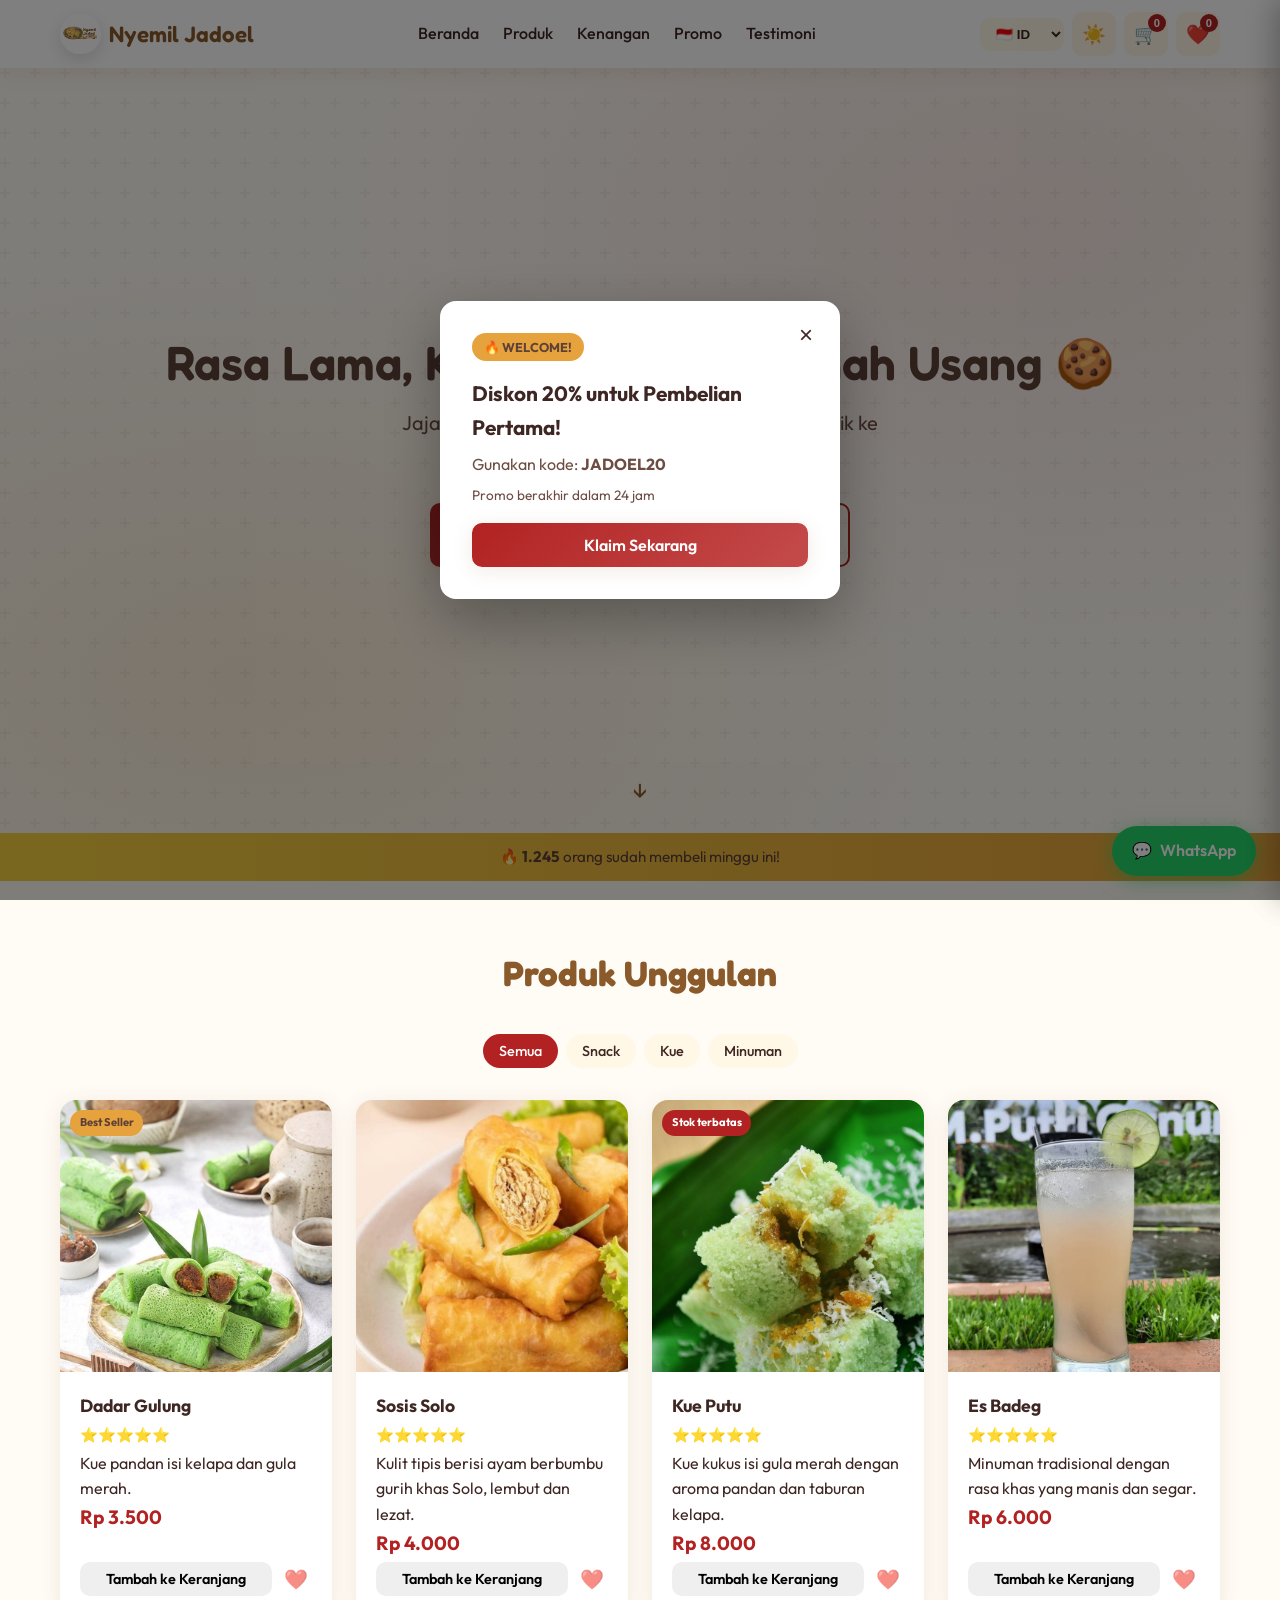
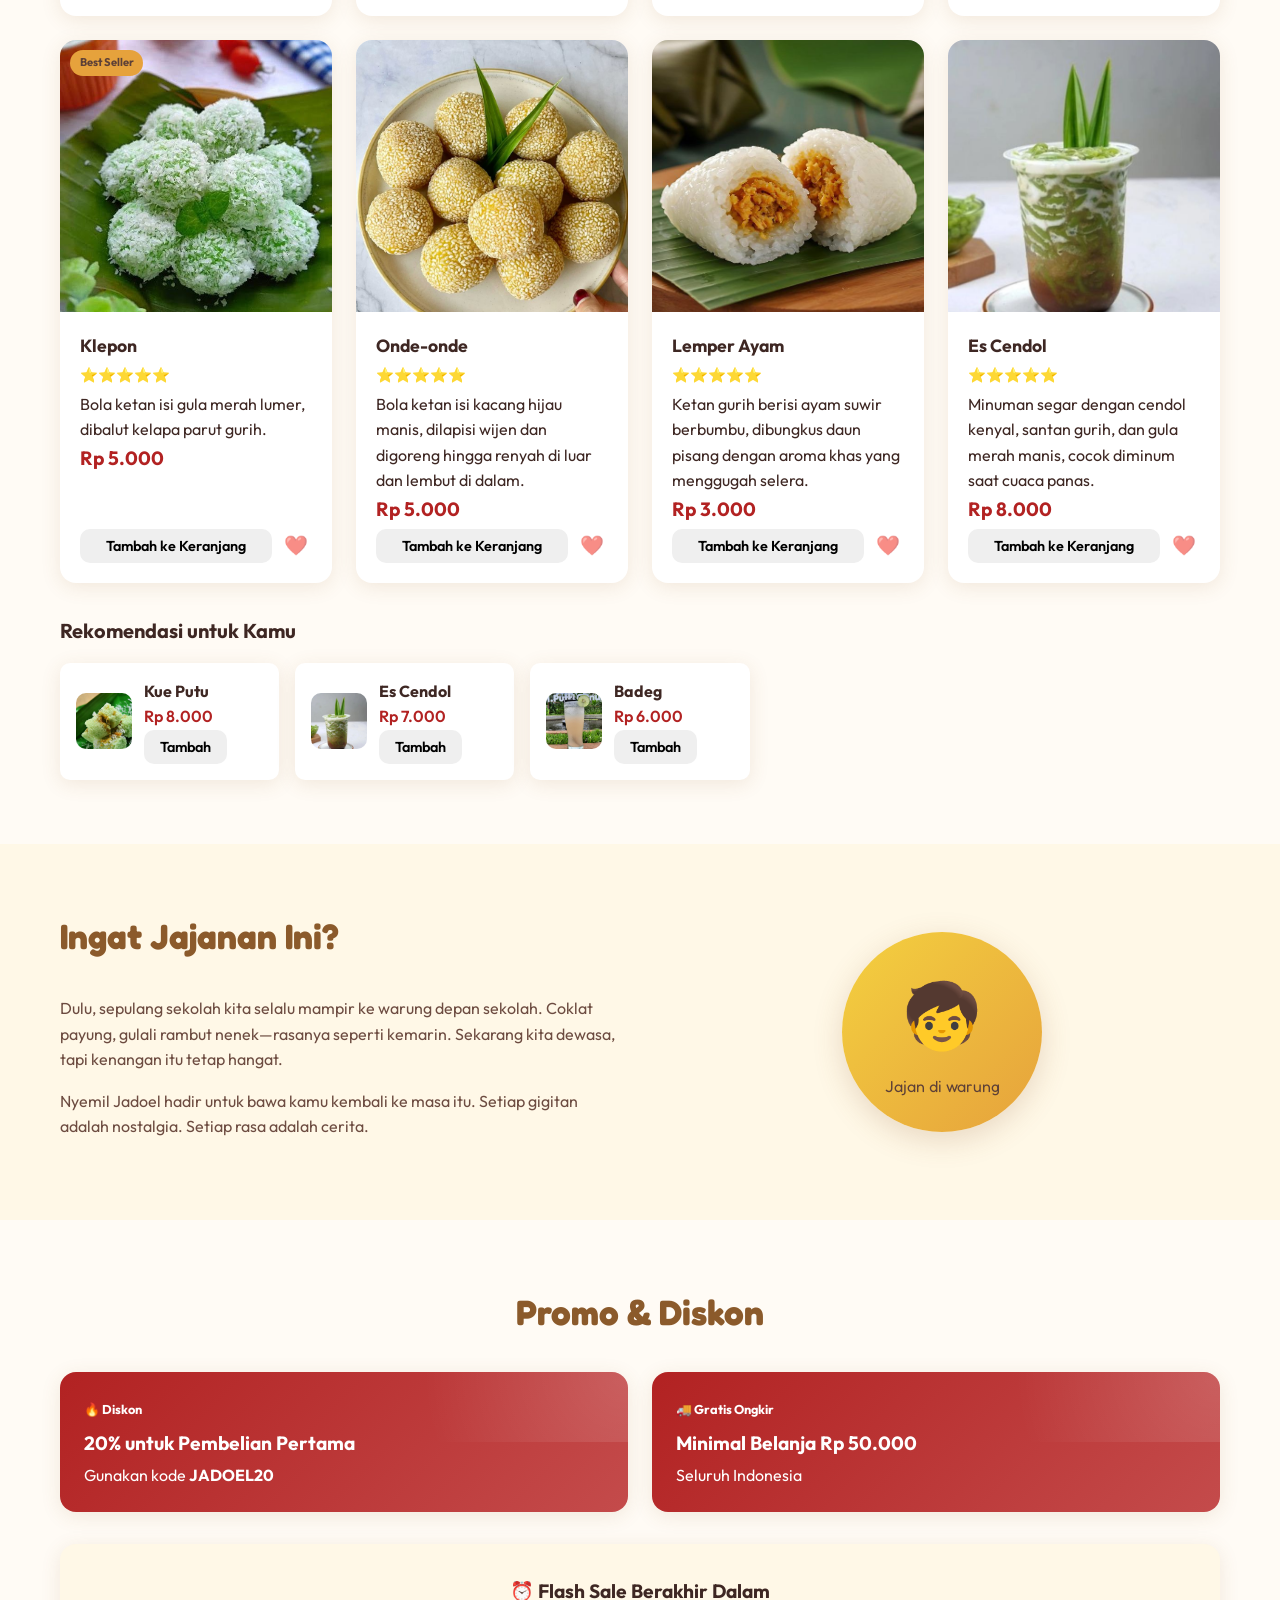
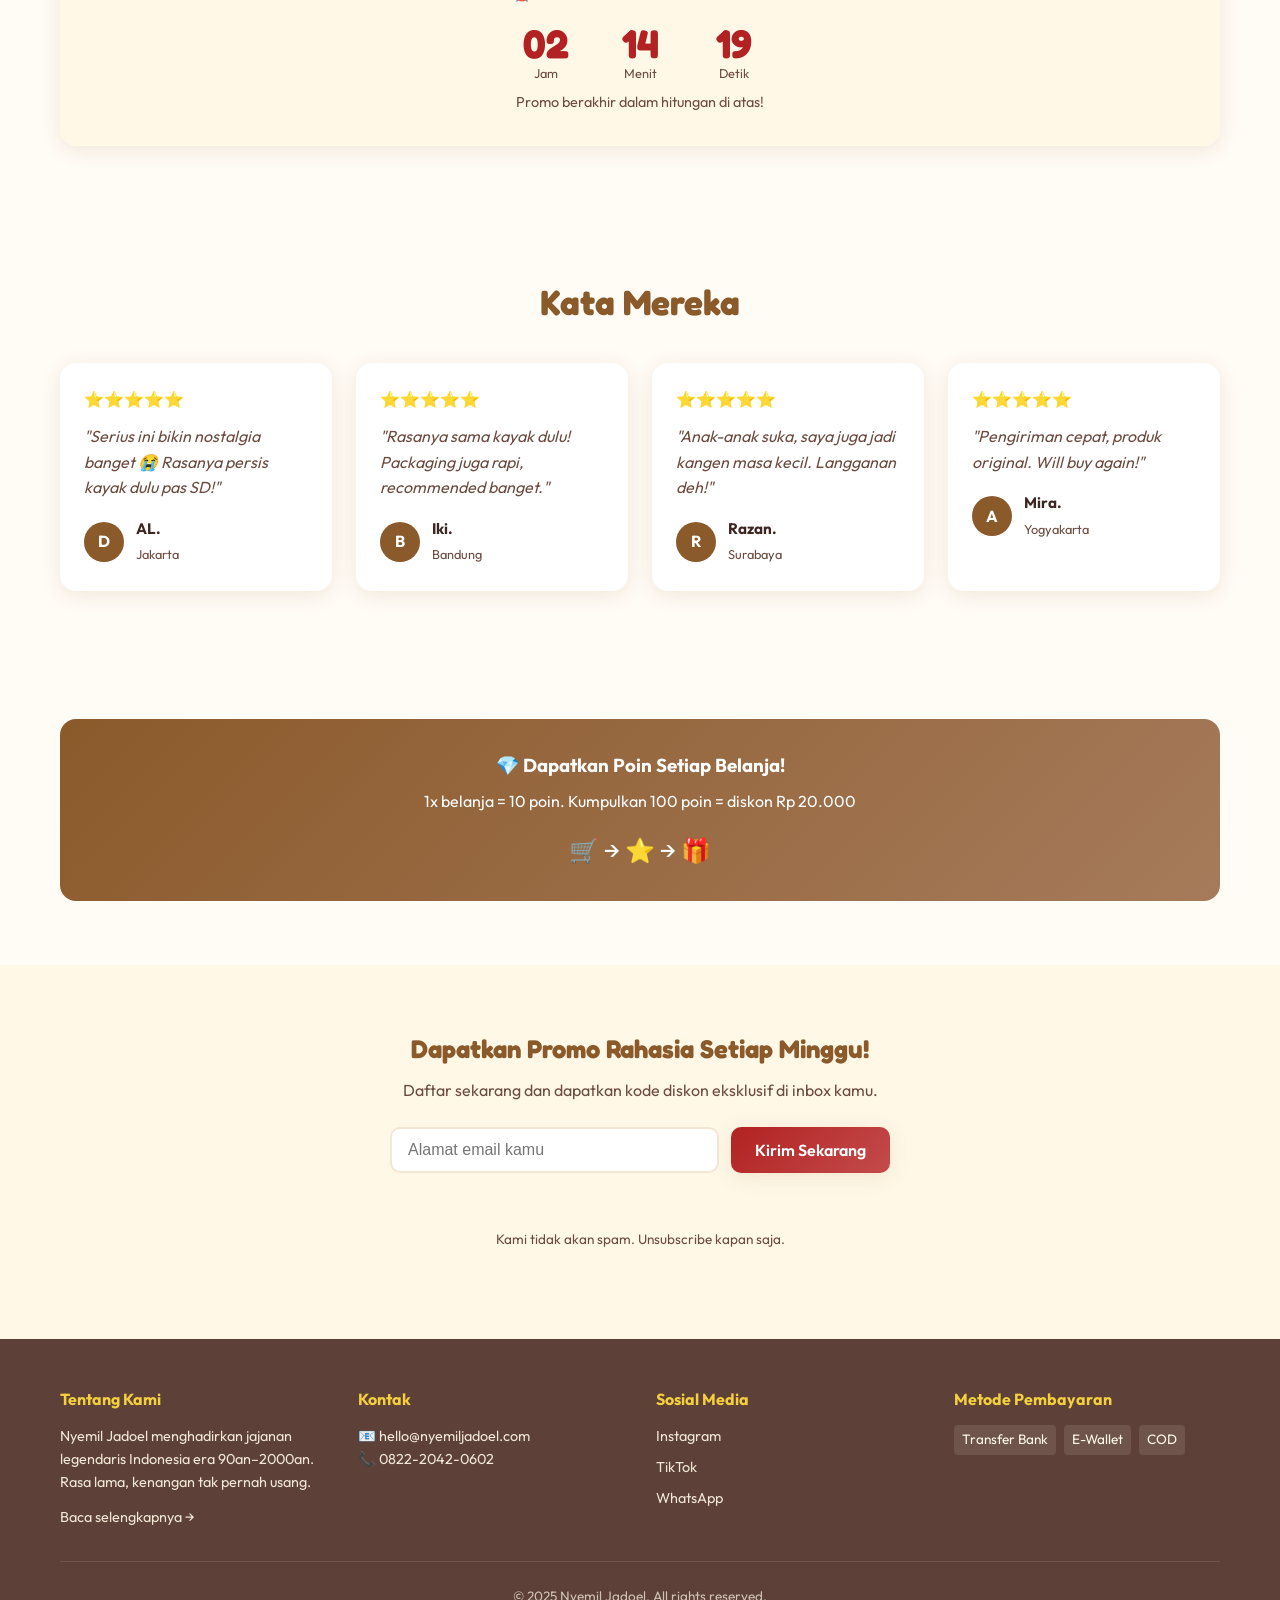
<file: index.html>
<!DOCTYPE html>
<html lang="id">
<head>
  <meta charset="UTF-8">
  <meta name="viewport" content="width=device-width, initial-scale=1.0">
  <meta name="description" content="Nyemil Jadoel - Jajanan tradisional Indonesia era 90an. Permen karet Yosan, coklat payung, gulali, kue cubit & snack nostalgia lainnya. Rasa lama, kenangan tak pernah usang.">
  <meta name="keywords" content="jajanan jadul, snack nostalgia, jajanan 90an, jajanan tradisional Indonesia, permen jadul, kue cubit, coklat payung">
  <meta name="author" content="Nyemil Jadoel">
  <meta property="og:title" content="Nyemil Jadoel - Jajanan Legendaris Indonesia">
  <meta property="og:description" content="Rasa lama, kenangan tak pernah usang. Jajanan legendaris Indonesia yang bikin kamu balik ke masa kecil.">
  <title>Nyemil Jadoel | Jajanan Legendaris Indonesia - Snack Nostalgia 90an</title>
  <link rel="preconnect" href="https://fonts.googleapis.com">
  <link rel="preconnect" href="https://fonts.gstatic.com" crossorigin>
  <link href="https://fonts.googleapis.com/css2?family=Outfit:wght@300;400;500;600;700&family=Fredoka:wght@400;500;600;700&display=swap" rel="stylesheet">
  <link rel="stylesheet" href="styles.css">
</head>
<body>
  <!-- Pop-up Diskon First Visit -->
  <aside id="popup-diskon" class="popup-overlay" aria-hidden="true">
    <div class="popup-card">
      <button type="button" class="popup-close" aria-label="Tutup popup">&times;</button>
      <div class="popup-content">
        <span class="popup-badge">🔥 WELCOME!</span>
        <h3>Diskon 20% untuk Pembelian Pertama!</h3>
        <p>Gunakan kode: <strong>JADOEL20</strong></p>
        <p class="popup-small">Promo berakhir dalam 24 jam</p>
        <button type="button" class="btn btn-cta popup-cta">Klaim Sekarang</button>
      </div>
    </div>
  </aside>

  <!-- Header & Nav -->
  <header class="header">
    <div class="container header-inner">
      <a href="#hero" class="logo">
        <img src="Untitled (Animated Logo).png" alt="Logo Nyemil Jadoel" class="logo-image">
        <span class="logo-text">Nyemil Jadoel</span>
      </a>
      <nav class="nav" id="main-nav">
        <ul class="nav-list">
          <li><a href="#hero">Beranda</a></li>
          <li><a href="#produk">Produk</a></li>
          <li><a href="#kenangan">Kenangan</a></li>
          <li><a href="#promo">Promo</a></li>
          <li><a href="#testimoni">Testimoni</a></li>
        </ul>
      </nav>
      <div class="header-actions">
      <select id="language-select" class="language-select">
  <option value="id">🇮🇩 ID</option>
  <option value="en">🇺🇸 EN</option>
</select>
        <button type="button" class="icon-btn" id="theme-toggle" aria-label="Toggle dark/light mode">
          <span class="icon-sun">☀️</span>
          <span class="icon-moon">🌙</span>
        </button>
        <button type="button" class="icon-btn cart-btn" id="cart-toggle" aria-label="Keranjang">
          <span>🛒</span>
          <span class="cart-count" id="cart-badge">0</span>
        </button>
        <button type="button" class="icon-btn wishlist-btn" id="wishlist-toggle" aria-label="Wishlist">
          <span>❤️</span>
          <span class="wishlist-count" id="wishlist-badge">0</span>
        </button>
        <button type="button" class="hamburger" id="hamburger" aria-label="Menu" aria-expanded="false">
          <span></span><span></span><span></span>
        </button>
      </div>
    </div>
  </header>

  <main>
    <!-- Hero Section -->
    <section id="hero" class="hero">
      <div class="hero-bg"></div>
      <div class="container hero-content">
        <h1 class="hero-title animate-fade-in" data-translate="heroTitle">Rasa Lama, Kenangan Tak Pernah Usang</h1>
        <p class="hero-subtitle animate-fade-in delay-1" data-translate="heroSubtitle">Jajanan legendaris Indonesia yang bikin kamu balik ke masa kecil.</p>
        <div class="hero-cta animate-fade-in delay-2">
          <a href="#produk" class="btn btn-cta btn-lg" data-translate="shopNow">Belanja Sekarang</a>
          <a href="#produk" class="btn btn-outline btn-lg" data-translate="seeMenu">Lihat Menu Jadul</a>
        </div>
      </div>
      <div class="hero-scroll">↓</div>
    </section>

    <!-- Social Proof Bar -->
    <div class="social-proof-bar">
      <div class="container">
        <p>🔥 <strong>1.245</strong> orang sudah membeli minggu ini!</p>
      </div>
    </div>

    <!-- Featured Products -->
    <section id="produk" class="section section-products">
      <div class="container">
        <h2 class="section-title reveal">Produk Unggulan</h2>
        <div class="filter-tabs">
          <button type="button" class="filter-btn active" data-filter="all">Semua</button>
          <button type="button" class="filter-btn" data-filter="snack">Snack</button>
          <button type="button" class="filter-btn" data-filter="kue">Kue</button>
          <button type="button" class="filter-btn" data-filter="minuman">Minuman</button>
        </div>
        <div class="products-grid" id="products-grid">
          <!-- Products injected by JS or static below -->
          <article class="product-card reveal" data-category="snack">
            <span class="badge best-seller">Best Seller</span>
            <div class="product-image">
              <img src="dadargulung2.jpg" alt="Dadar Gulung">
            </div>
            <div class="product-info">
              <h3>Dadar Gulung</h3>
              <div class="product-rating">⭐⭐⭐⭐⭐</div>
              <p class="product-desc">Kue pandan isi kelapa dan gula merah.</p>
              <p class="product-price">Rp 3.500</p>
              <div class="product-actions">
                <button type="button" class="btn btn-sm btn-add-cart" data-id="2" data-name="Coklat Payung" data-price="3500">Tambah ke Keranjang</button>
                <button type="button" class="btn-icon wishlist-add" data-id="2" aria-label="Tambah wishlist">❤️</button>
              </div>
            </div>
          </article>
          <article class="product-card reveal" data-category="snack">
            <div class="product-image">
              <img src="sosissolo.jpg" alt="Sosis Solo">
            </div>
            <div class="product-info">
              <h3>Sosis Solo</h3>
              <div class="product-rating">⭐⭐⭐⭐⭐</div>
              <p class="product-desc">Kulit tipis berisi ayam berbumbu gurih khas Solo, lembut dan lezat.</p>
              <p class="product-price">Rp 4.000</p>
              <div class="product-actions">
                <button type="button" class="btn btn-sm btn-add-cart" data-id="3" data-name="Gulali Rambut Nenek" data-price="4000">Tambah ke Keranjang</button>
                <button type="button" class="btn-icon wishlist-add" data-id="3" aria-label="Tambah wishlist">❤️</button>
              </div>
            </div>
          </article>
          <article class="product-card reveal" data-category="kue">
            <span class="badge scarcity">Stok terbatas</span>
            <div class="product-image">
              <img src="kueputu.jpg" alt="Kue Putu">
            </div>
            <div class="product-info">
              <h3>Kue Putu</h3>
              <div class="product-rating">⭐⭐⭐⭐⭐</div>
              <p class="product-desc">Kue kukus isi gula merah dengan aroma pandan dan taburan kelapa.</p>
              <p class="product-price">Rp 8.000</p>
              <div class="product-actions">
                <button type="button" class="btn btn-sm btn-add-cart" data-id="4" data-name="Kue Cubit" data-price="8000">Tambah ke Keranjang</button>
                <button type="button" class="btn-icon wishlist-add" data-id="4" aria-label="Tambah wishlist">❤️</button>
              </div>
            </div>
          </article>
          <article class="product-card reveal" data-category="minuman">
            <div class="product-image">
              <img src="badeg.png" alt="Taro Jadul">
            </div>
            <div class="product-info">
              <h3>Es Badeg</h3>
              <div class="product-rating">⭐⭐⭐⭐⭐</div>
              <p class="product-desc">Minuman tradisional dengan rasa khas yang manis dan segar.</p>
              <p class="product-price">Rp 6.000</p>
              <div class="product-actions">
                <button type="button" class="btn btn-sm btn-add-cart" data-id="5" data-name="Es Badeg" data-price="6000">Tambah ke Keranjang</button>
                <button type="button" class="btn-icon wishlist-add" data-id="5" aria-label="Tambah wishlist">❤️</button>
              </div>
            </div>
          </article>
          <article class="product-card reveal" data-category="snack">
            <span class="badge best-seller">Best Seller</span>
            <div class="product-image">
              <img src="klepon2.jpg" alt="Klepon">
            </div>
            <div class="product-info">
              <h3>Klepon</h3>
              <div class="product-rating">⭐⭐⭐⭐⭐</div>
              <p class="product-desc">Bola ketan isi gula merah lumer, dibalut kelapa parut gurih.</p>
              <p class="product-price">Rp 5.000</p>
              <div class="product-actions">
                <button type="button" class="btn btn-sm btn-add-cart" data-id="6" data-name="Klepon" data-price="5000">Tambah ke Keranjang</button>
                <button type="button" class="btn-icon wishlist-add" data-id="6" aria-label="Tambah wishlist">❤️</button>
              </div>
            </div>
          </article>
          <article class="product-card reveal" data-category="kue">
  <div class="product-image">
    <img src="ondeonde.jpg" alt="Onde-onde">
  </div>

  <div class="product-info">
    <h3>Onde-onde</h3>
    <div class="product-rating">⭐⭐⭐⭐⭐</div>

    <p class="product-desc">
      Bola ketan isi kacang hijau manis, dilapisi wijen dan digoreng hingga renyah di luar dan lembut di dalam.
    </p>

    <p class="product-price">Rp 5.000</p>

    <div class="product-actions">
      <button 
        class="btn btn-sm btn-add-cart"
        data-id="7"
        data-name="Onde-onde"
        data-price="5000">
        Tambah ke Keranjang
      </button>

      <button class="btn-icon wishlist-add" data-id="7">❤️</button>
    </div>
  </div>
</article>
<article class="product-card reveal" data-category="snack">
  <div class="product-image">
    <img src="lemper.jpg" alt="Lemper Ayam">
  </div>

  <div class="product-info">
    <h3>Lemper Ayam</h3>
    <div class="product-rating">⭐⭐⭐⭐⭐</div>

    <p class="product-desc">
      Ketan gurih berisi ayam suwir berbumbu, dibungkus daun pisang dengan aroma khas yang menggugah selera.
    </p>

    <p class="product-price">Rp 3.000</p>

    <div class="product-actions">
      <button class="btn btn-sm btn-add-cart"
        data-id="8"
        data-name="Lemper Ayam"
        data-price="3000">
        Tambah ke Keranjang
      </button>

      <button class="btn-icon wishlist-add" data-id="8">❤️</button>
    </div>
  </div>
</article>
<article class="product-card reveal" data-category="minuman">
  <div class="product-image">
    <img src="cendol.jpg" alt="Es Cendol">
  </div>

  <div class="product-info">
    <h3>Es Cendol</h3>
    <div class="product-rating">⭐⭐⭐⭐⭐</div>

    <p class="product-desc">
      Minuman segar dengan cendol kenyal, santan gurih, dan gula merah manis, cocok diminum saat cuaca panas.
    </p>

    <p class="product-price">Rp 8.000</p>

    <div class="product-actions">
      <button class="btn btn-sm btn-add-cart"
        data-id="9"
        data-name="Es Cendol"
        data-price="8000">
        Tambah ke Keranjang
      </button>

      <button class="btn-icon wishlist-add" data-id="9">❤️</button>
    </div>
  </div>
</article>
        </div>
        <!-- Rekomendasi Produk -->
        <div class="recommendations reveal">
          <h3 class="subsection-title">Rekomendasi untuk Kamu</h3>
          <div class="recommendations-grid" id="recommendations-grid"></div>
        </div>
      </div>
    </section>

    <!-- Kenangan Masa Kecil -->
    <section id="kenangan" class="section section-story">
      <div class="container">
        <div class="story-grid reveal">
          <div class="story-content">
            <h2 class="section-title">Ingat Jajanan Ini?</h2>
            <p>Dulu, sepulang sekolah kita selalu mampir ke warung depan sekolah. Coklat payung, gulali rambut nenek—rasanya seperti kemarin. Sekarang kita dewasa, tapi kenangan itu tetap hangat.</p>
            <p>Nyemil Jadoel hadir untuk bawa kamu kembali ke masa itu. Setiap gigitan adalah nostalgia. Setiap rasa adalah cerita.</p>
          </div>
          <div class="story-illustration">
            <div class="illustration-box">
              <span class="illus-emoji">🧒</span>
              <span class="illus-text">Jajan di warung</span>
            </div>
          </div>
        </div>
      </div>
    </section>

    <!-- Promo & Diskon -->
    <section id="promo" class="section section-promo">
      <div class="container">
        <h2 class="section-title reveal">Promo & Diskon</h2>
        <div class="promo-banners reveal">
          <div class="promo-card">
            <span class="promo-tag">🔥 Diskon</span>
            <h3>20% untuk Pembelian Pertama</h3>
            <p>Gunakan kode <strong>JADOEL20</strong></p>
          </div>
          <div class="promo-card">
            <span class="promo-tag">🚚 Gratis Ongkir</span>
            <h3>Minimal Belanja Rp 50.000</h3>
            <p>Seluruh Indonesia</p>
          </div>
        </div>
        <div class="countdown-box reveal">
          <h3>⏰ Flash Sale Berakhir Dalam</h3>
          <div class="countdown" id="countdown">
            <div class="countdown-item">
              <span class="countdown-num" id="hours">02</span>
              <span class="countdown-label">Jam</span>
            </div>
            <div class="countdown-item">
              <span class="countdown-num" id="minutes">14</span>
              <span class="countdown-label">Menit</span>
            </div>
            <div class="countdown-item">
              <span class="countdown-num" id="seconds">21</span>
              <span class="countdown-label">Detik</span>
            </div>
          </div>
          <p class="countdown-note">Promo berakhir dalam hitungan di atas!</p>
        </div>
      </div>
    </section>

    <!-- Testimoni -->
    <section id="testimoni" class="section section-testimoni">
      <div class="container">
        <h2 class="section-title reveal">Kata Mereka</h2>
        <div class="testimoni-grid">
          <div class="testimoni-card reveal">
            <div class="testimoni-rating">⭐⭐⭐⭐⭐</div>
            <p>"Serius ini bikin nostalgia banget 😭 Rasanya persis kayak dulu pas SD!"</p>
            <div class="testimoni-author">
              <div class="testimoni-avatar">D</div>
              <div>
                <strong>AL.</strong>
                <span>Jakarta</span>
              </div>
            </div>
          </div>
          <div class="testimoni-card reveal">
            <div class="testimoni-rating">⭐⭐⭐⭐⭐</div>
            <p>"Rasanya sama kayak dulu! Packaging juga rapi, recommended banget."</p>
            <div class="testimoni-author">
              <div class="testimoni-avatar">B</div>
              <div>
                <strong>Iki.</strong>
                <span>Bandung</span>
              </div>
            </div>
          </div>
          <div class="testimoni-card reveal">
            <div class="testimoni-rating">⭐⭐⭐⭐⭐</div>
            <p>"Anak-anak suka, saya juga jadi kangen masa kecil. Langganan deh!"</p>
            <div class="testimoni-author">
              <div class="testimoni-avatar">R</div>
              <div>
                <strong>Razan.</strong>
                <span>Surabaya</span>
              </div>
            </div>
          </div>
          <div class="testimoni-card reveal">
            <div class="testimoni-rating">⭐⭐⭐⭐⭐</div>
            <p>"Pengiriman cepat, produk original. Will buy again!"</p>
            <div class="testimoni-author">
              <div class="testimoni-avatar">A</div>
              <div>
                <strong>Mira.</strong>
                <span>Yogyakarta</span>
              </div>
            </div>
          </div>
        </div>
      </div>
    </section>

    <!-- Poin Reward -->
    <section class="section section-rewards">
      <div class="container">
        <div class="rewards-box reveal">
          <h3>💎 Dapatkan Poin Setiap Belanja!</h3>
          <p>1x belanja = 10 poin. Kumpulkan 100 poin = diskon Rp 20.000</p>
          <div class="rewards-visual">
            <span>🛒</span> → <span>⭐</span> → <span>🎁</span>
          </div>
        </div>
      </div>
    </section>

    <!-- Email Capture -->
    <section class="section section-newsletter">
      <div class="container">
        <div class="newsletter-box reveal">
          <h2>Dapatkan Promo Rahasia Setiap Minggu!</h2>
          <p>Daftar sekarang dan dapatkan kode diskon eksklusif di inbox kamu.</p>
          <form id="newsletter-form" class="newsletter-form" action="subscribe.php" method="post">
            <input type="email" name="email" placeholder="Alamat email kamu" required aria-label="Email" autocomplete="email">
            <button type="submit" class="btn btn-cta" id="newsletter-submit">Kirim Sekarang</button>
          </form>
          <p id="newsletter-status" class="newsletter-status" role="status" aria-live="polite"></p>
          <p class="newsletter-note">Kami tidak akan spam. Unsubscribe kapan saja.</p>
        </div>
      </div>
    </section>
  </main>

  <!-- Footer -->
  <footer class="footer">
    <div class="container">
      <div class="footer-grid">
        <div class="footer-col">
          <h4>Tentang Kami</h4>
          <p>Nyemil Jadoel menghadirkan jajanan legendaris Indonesia era 90an–2000an. Rasa lama, kenangan tak pernah usang.</p>
          <p style="margin-top:0.75rem;"><a href="about.html">Baca selengkapnya →</a></p>
        </div>
        <div class="footer-col">
          <h4>Kontak</h4>
          <p>📧 hello@nyemiljadoel.com</p>
          <p>📞 0822-2042-0602</p>
        </div>
        <div class="footer-col">
          <h4>Sosial Media</h4>
          <div class="social-links">
            <a href="https://www.instagram.com/riza7nw/" aria-label="Instagram">Instagram</a>
            <a href="https://www.tiktok.com/@riza7nw" aria-label="TikTok">TikTok</a>
            <a href="https://wa.me/6282220420602" aria-label="WhatsApp">WhatsApp</a>
          </div>
        </div>
        <div class="footer-col">
          <h4>Metode Pembayaran</h4>
          <div class="payment-methods">
            <span>Transfer Bank</span>
            <span>E-Wallet</span>
            <span>COD</span>
          </div>
        </div>
      </div>
      <div class="footer-bottom">
        <p>&copy; 2025 Nyemil Jadoel. All rights reserved.</p>
      </div>
    </div>
  </footer>

  <!-- Cart Sidebar -->
  <aside id="cart-sidebar" class="sidebar cart-sidebar" aria-hidden="true">
    <div class="sidebar-header">
      <h3>🛒 Keranjang Belanja</h3>
      <button type="button" class="sidebar-close" id="cart-close" aria-label="Tutup keranjang">&times;</button>
    </div>
    <div class="sidebar-body">
      <ul class="cart-items" id="cart-items"></ul>
      <div class="cart-empty" id="cart-empty">Keranjang masih kosong. Yuk isi!</div>
      <div class="cart-summary" id="cart-summary" hidden>
        <p class="cart-total">Total: <strong id="cart-total-text">Rp 0</strong></p>
        <button type="button" class="btn btn-cta btn-block" id="btn-checkout">Checkout</button>
      </div>
    </div>
  </aside>

  <!-- Wishlist Sidebar -->
  <aside id="wishlist-sidebar" class="sidebar wishlist-sidebar" aria-hidden="true">
    <div class="sidebar-header">
      <h3>❤️ Wishlist</h3>
      <button type="button" class="sidebar-close" id="wishlist-close" aria-label="Tutup wishlist">&times;</button>
    </div>
    <div class="sidebar-body">
      <ul class="wishlist-items" id="wishlist-items"></ul>
      <div class="wishlist-empty" id="wishlist-empty">Belum ada item di wishlist.</div>
    </div>
  </aside>

  <!-- Checkout Modal -->
  <div id="checkout-modal" class="modal-overlay" aria-hidden="true">
    <div class="modal-content checkout-modal">
      <button type="button" class="modal-close" id="checkout-close" aria-label="Tutup">&times;</button>
      <h2>Checkout</h2>
      <div class="checkout-summary" id="checkout-summary"></div>
      <form id="checkout-form" class="checkout-form">
        <label>Nama Lengkap <input type="text" name="name" required></label>
        <label>No. HP <input type="tel" name="phone" required></label>
        <label>Alamat <textarea name="address" required></textarea></label>
        <label>Metode Pembayaran
          <select name="payment">
            <option value="transfer">Transfer Bank</option>
            <option value="ewallet">E-Wallet</option>
            <option value="cod">COD</option>
          </select>
        </label>
        <button type="submit" class="btn btn-cta btn-block">Bayar Sekarang (Simulasi)</button>
      </form>
    </div>
  </div>

  <!-- Loading Overlay (permen berputar) -->
  <div id="loading-overlay" class="loading-overlay" aria-hidden="true">
    <div class="loading-spinner">🍬</div>
    <p>Memuat...</p>
  </div>

  <!-- WhatsApp Floating Button -->
  <a href="https://wa.me/6282220420602" class="whatsapp-float" target="_blank" rel="noopener" aria-label="Chat WhatsApp">
    <span>💬</span> WhatsApp
  </a>

  <script src="script.js"></script>
</body>
</html>
</file>
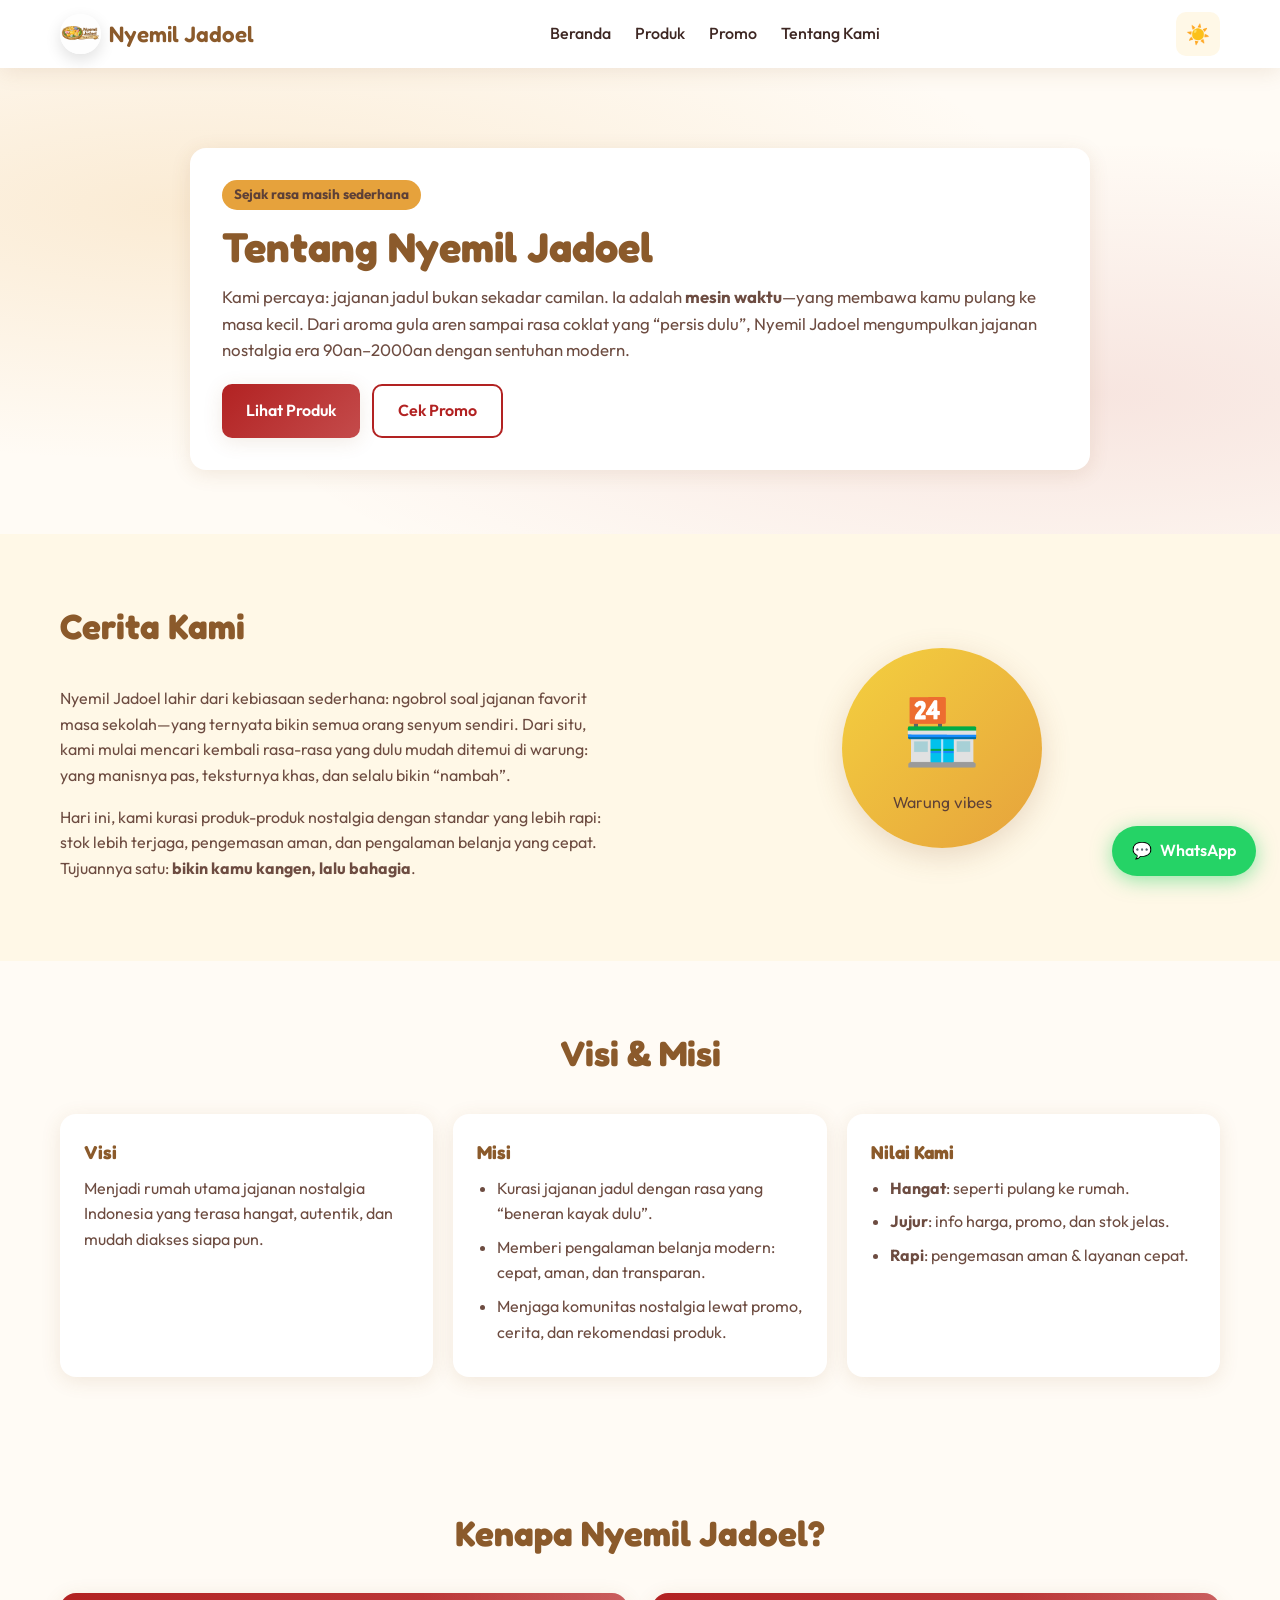
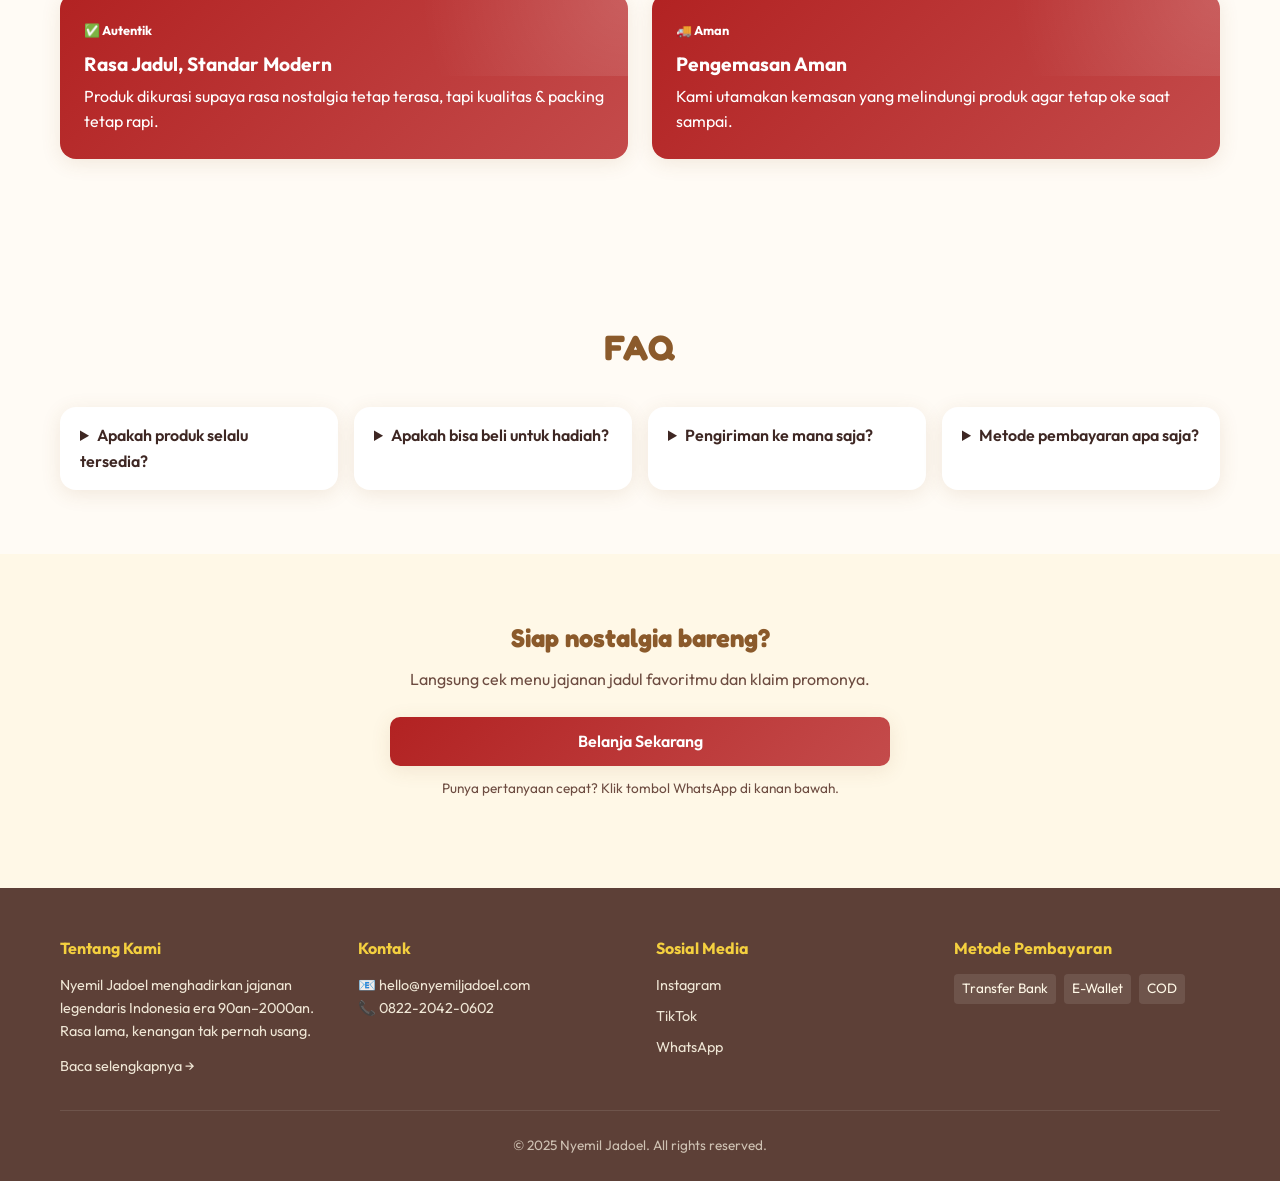
<file: about.html>
<!DOCTYPE html>
<html lang="id">
<head>
  <meta charset="UTF-8">
  <meta name="viewport" content="width=device-width, initial-scale=1.0">
  <meta name="description" content="Tentang Nyemil Jadoel — brand jajanan tradisional Indonesia bernuansa nostalgia 90an. Dari warung kecil ke pengiriman seluruh Indonesia, dengan rasa jadul yang tetap modern.">
  <meta name="keywords" content="tentang nyemil jadoel, jajanan jadul, snack nostalgia, jajanan 90an, jajanan tradisional Indonesia">
  <meta property="og:title" content="Tentang Kami | Nyemil Jadoel">
  <meta property="og:description" content="Rasa lama, kenangan tak pernah usang. Kenal lebih dekat dengan Nyemil Jadoel.">
  <title>Tentang Kami | Nyemil Jadoel</title>
  <link rel="preconnect" href="https://fonts.googleapis.com">
  <link rel="preconnect" href="https://fonts.gstatic.com" crossorigin>
  <link href="https://fonts.googleapis.com/css2?family=Outfit:wght@300;400;500;600;700&family=Fredoka:wght@400;500;600;700&display=swap" rel="stylesheet">
  <link rel="stylesheet" href="styles.css">
</head>
<body>
  <!-- Header & Nav -->
  <header class="header">
    <div class="container header-inner">
      <a href="index.html#hero" class="logo">
        <img src="logonyemil.png" alt="Logo Nyemil Jadoel" class="logo-image">
        <span class="logo-text">Nyemil Jadoel</span>
      </a>
      <nav class="nav" id="main-nav">
        <ul class="nav-list">
          <li><a href="index.html#hero">Beranda</a></li>
          <li><a href="index.html#produk">Produk</a></li>
          <li><a href="index.html#promo">Promo</a></li>
          <li><a href="about.html" aria-current="page">Tentang Kami</a></li>
        </ul>
      </nav>
      <div class="header-actions">
        <button type="button" class="icon-btn" id="theme-toggle" aria-label="Toggle dark/light mode">
          <span class="icon-sun">☀️</span>
          <span class="icon-moon">🌙</span>
        </button>
        <button type="button" class="hamburger" id="hamburger" aria-label="Menu" aria-expanded="false">
          <span></span><span></span><span></span>
        </button>
      </div>
    </div>
  </header>

  <main>
    <!-- About Hero -->
    <section class="section about-hero">
      <div class="container">
        <div class="about-hero-card reveal visible">
          <span class="about-kicker">Sejak rasa masih sederhana</span>
          <h1 class="about-title">Tentang Nyemil Jadoel</h1>
          <p class="about-lead">
            Kami percaya: jajanan jadul bukan sekadar camilan. Ia adalah <strong>mesin waktu</strong>—yang membawa kamu pulang ke masa kecil.
            Dari aroma gula aren sampai rasa coklat yang “persis dulu”, Nyemil Jadoel mengumpulkan jajanan nostalgia era 90an–2000an dengan sentuhan modern.
          </p>
          <div class="about-hero-actions">
            <a class="btn btn-cta" href="index.html#produk">Lihat Produk</a>
            <a class="btn btn-outline" href="index.html#promo">Cek Promo</a>
          </div>
        </div>
      </div>
    </section>

    <!-- Story -->
    <section class="section section-story">
      <div class="container">
        <div class="story-grid reveal">
          <div class="story-content">
            <h2 class="section-title">Cerita Kami</h2>
            <p>
              Nyemil Jadoel lahir dari kebiasaan sederhana: ngobrol soal jajanan favorit masa sekolah—yang ternyata bikin semua orang senyum sendiri.
              Dari situ, kami mulai mencari kembali rasa-rasa yang dulu mudah ditemui di warung: yang manisnya pas, teksturnya khas, dan selalu bikin “nambah”.
            </p>
            <p>
              Hari ini, kami kurasi produk-produk nostalgia dengan standar yang lebih rapi: stok lebih terjaga, pengemasan aman, dan pengalaman belanja yang cepat.
              Tujuannya satu: <strong>bikin kamu kangen, lalu bahagia</strong>.
            </p>
          </div>
          <div class="story-illustration">
            <div class="illustration-box">
              <span class="illus-emoji">🏪</span>
              <span class="illus-text">Warung vibes</span>
            </div>
          </div>
        </div>
      </div>
    </section>

    <!-- Visi Misi -->
    <section class="section">
      <div class="container">
        <h2 class="section-title reveal">Visi & Misi</h2>
        <div class="about-cards">
          <article class="about-card reveal">
            <h3>Visi</h3>
            <p>Menjadi rumah utama jajanan nostalgia Indonesia yang terasa hangat, autentik, dan mudah diakses siapa pun.</p>
          </article>
          <article class="about-card reveal">
            <h3>Misi</h3>
            <ul class="about-list">
              <li>Kurasi jajanan jadul dengan rasa yang “beneran kayak dulu”.</li>
              <li>Memberi pengalaman belanja modern: cepat, aman, dan transparan.</li>
              <li>Menjaga komunitas nostalgia lewat promo, cerita, dan rekomendasi produk.</li>
            </ul>
          </article>
          <article class="about-card reveal">
            <h3>Nilai Kami</h3>
            <ul class="about-list">
              <li><strong>Hangat</strong>: seperti pulang ke rumah.</li>
              <li><strong>Jujur</strong>: info harga, promo, dan stok jelas.</li>
              <li><strong>Rapi</strong>: pengemasan aman & layanan cepat.</li>
            </ul>
          </article>
        </div>
      </div>
    </section>

    <!-- Kenapa pilih kami -->
    <section class="section section-promo">
      <div class="container">
        <h2 class="section-title reveal">Kenapa Nyemil Jadoel?</h2>
        <div class="promo-banners reveal">
          <div class="promo-card">
            <span class="promo-tag">✅ Autentik</span>
            <h3>Rasa Jadul, Standar Modern</h3>
            <p>Produk dikurasi supaya rasa nostalgia tetap terasa, tapi kualitas & packing tetap rapi.</p>
          </div>
          <div class="promo-card">
            <span class="promo-tag">🚚 Aman</span>
            <h3>Pengemasan Aman</h3>
            <p>Kami utamakan kemasan yang melindungi produk agar tetap oke saat sampai.</p>
          </div>
        </div>
      </div>
    </section>

    <!-- FAQ -->
    <section class="section">
      <div class="container">
        <h2 class="section-title reveal">FAQ</h2>
        <div class="faq-grid">
          <details class="faq-item reveal">
            <summary>Apakah produk selalu tersedia?</summary>
            <p>Stok bisa berubah cepat. Kalau ada label “stok terbatas”, biasanya produk sedang ramai dicari.</p>
          </details>
          <details class="faq-item reveal">
            <summary>Apakah bisa beli untuk hadiah?</summary>
            <p>Bisa. Kamu bisa tulis catatan di checkout (simulasi). Nanti bisa kita bantu rapikan untuk gift.</p>
          </details>
          <details class="faq-item reveal">
            <summary>Pengiriman ke mana saja?</summary>
            <p>Siap kirim ke seluruh Indonesia (tergantung ekspedisi/area). Gratis ongkir berlaku sesuai syarat promo.</p>
          </details>
          <details class="faq-item reveal">
            <summary>Metode pembayaran apa saja?</summary>
            <p>Saat ini tersedia opsi simulasi (Transfer, E-Wallet, COD). Nanti bisa dihubungkan ke payment gateway jika dibutuhkan.</p>
          </details>
        </div>
      </div>
    </section>

    <!-- CTA -->
    <section class="section section-newsletter">
      <div class="container">
        <div class="newsletter-box reveal">
          <h2>Siap nostalgia bareng?</h2>
          <p>Langsung cek menu jajanan jadul favoritmu dan klaim promonya.</p>
          <div class="about-hero-actions">
            <a class="btn btn-cta btn-block" href="index.html#produk">Belanja Sekarang</a>
          </div>
          <p class="newsletter-note">Punya pertanyaan cepat? Klik tombol WhatsApp di kanan bawah.</p>
        </div>
      </div>
    </section>
  </main>

  <!-- Footer -->
  <footer class="footer">
    <div class="container">
      <div class="footer-grid">
        <div class="footer-col">
          <h4>Tentang Kami</h4>
          <p>Nyemil Jadoel menghadirkan jajanan legendaris Indonesia era 90an–2000an. Rasa lama, kenangan tak pernah usang.</p>
          <p style="margin-top:0.75rem;"><a href="about.html">Baca selengkapnya →</a></p>
        </div>
        <div class="footer-col">
          <h4>Kontak</h4>
          <p>📧 hello@nyemiljadoel.com</p>
          <p>📞 0822-2042-0602</p>
        </div>
        <div class="footer-col">
          <h4>Sosial Media</h4>
          <div class="social-links">
            <a href="https://www.instagram.com/riza7nw/" aria-label="Instagram">Instagram</a>
            <a href="https://www.tiktok.com/@riza7nw" aria-label="TikTok">TikTok</a>
            <a href="https://wa.me/6282220420602" aria-label="WhatsApp">WhatsApp</a>
          </div>
        </div>
        <div class="footer-col">
          <h4>Metode Pembayaran</h4>
          <div class="payment-methods">
            <span>Transfer Bank</span>
            <span>E-Wallet</span>
            <span>COD</span>
          </div>
        </div>
      </div>
      <div class="footer-bottom">
        <p>&copy; 2025 Nyemil Jadoel. All rights reserved.</p>
      </div>
    </div>
  </footer>

  <!-- WhatsApp Floating Button -->
  <a href="https://wa.me/6282220420602" class="whatsapp-float" target="_blank" rel="noopener" aria-label="Chat WhatsApp">
    <span>💬</span> WhatsApp
  </a>

  <script src="script.js"></script>
</body>
</html>
</file>
<file: styles.css>
/* ============================================
   NYEMIL JADOEL - Brand Styles
   Colors: coklat gula aren, krem, merah bata, kuning hangat
   ============================================ */

:root {
  /* Light theme (default) */
  --color-aren: #8B5A2B;
  --color-aren-light: #A67B5B;
  --color-krem: #FFF8E7;
  --color-krem-dark: #F5E6D3;
  --color-bata: #B22222;
  --color-bata-soft: #C44B4B;
  --color-kuning: #E6A23C;
  --color-kuning-pale: #F4D03F;
  --color-brown-dark: #5D4037;
  --color-white: #FFF;
  --color-text: #3E2723;
  --color-text-muted: #6D4C41;
  --bg-body: #FFFBF5;
  --bg-card: #FFFFFF;
  --shadow-soft: 0 4px 20px rgba(139, 90, 43, 0.12);
  --shadow-hover: 0 8px 30px rgba(139, 90, 43, 0.2);
  --radius: 16px;
  --radius-sm: 10px;
  --font-body: 'Outfit', sans-serif;
  --font-display: 'Fredoka', sans-serif;
  --transition: 0.3s ease;
}

[data-theme="dark"] {
  --bg-body: #2C1810;
  --bg-card: #3D2817;
  --color-text: #FFF8E7;
  --color-text-muted: #C4A77D;
  --color-krem: #4A3728;
  --color-krem-dark: #3D2817;
  --shadow-soft: 0 4px 20px rgba(0,0,0,0.3);
  --shadow-hover: 0 8px 30px rgba(0,0,0,0.4);
}

*,
*::before,
*::after {
  box-sizing: border-box;
  margin: 0;
  padding: 0;
}

html {
  scroll-behavior: smooth;
}

body {
  font-family: var(--font-body);
  background: var(--bg-body);
  color: var(--color-text);
  line-height: 1.6;
  overflow-x: hidden;
  transition: background var(--transition), color var(--transition);
}

img {
  max-width: 100%;
  height: auto;
  display: block;
}

a {
  color: var(--color-bata);
  text-decoration: none;
  transition: color var(--transition), opacity var(--transition);
}

a:hover {
  opacity: 0.9;
}

.container {
  width: 100%;
  max-width: 1200px;
  margin: 0 auto;
  padding: 0 1.25rem;
}

/* ========== Buttons ========== */
.btn {
  display: inline-flex;
  align-items: center;
  justify-content: center;
  gap: 0.5rem;
  padding: 0.75rem 1.5rem;
  font-family: var(--font-body);
  font-weight: 600;
  font-size: 1rem;
  border: none;
  border-radius: var(--radius-sm);
  cursor: pointer;
  transition: transform var(--transition), box-shadow var(--transition), background var(--transition);
}

.btn:active {
  transform: scale(0.98);
}

.btn-cta {
  background: linear-gradient(135deg, var(--color-bata), var(--color-bata-soft));
  color: var(--color-white);
  box-shadow: var(--shadow-soft);
}

.btn-cta:hover {
  box-shadow: var(--shadow-hover);
}

.btn-outline {
  background: transparent;
  color: var(--color-bata);
  border: 2px solid var(--color-bata);
}

.btn-outline:hover {
  background: rgba(178, 34, 34, 0.1);
}

.btn-lg {
  padding: 1rem 2rem;
  font-size: 1.1rem;
}

.btn-sm {
  padding: 0.5rem 1rem;
  font-size: 0.9rem;
}

.btn-block {
  width: 100%;
}

.btn-icon {
  background: none;
  border: none;
  cursor: pointer;
  font-size: 1.2rem;
  padding: 0.25rem;
  transition: transform var(--transition);
}

.btn-icon:hover {
  transform: scale(1.2);
}

/* ========== Header & Nav ========== */
.header {
  position: sticky;
  top: 0;
  z-index: 100;
  background: var(--bg-card);
  box-shadow: var(--shadow-soft);
  transition: background var(--transition);
}

.header-inner {
  display: flex;
  align-items: center;
  justify-content: space-between;
  padding: 0.75rem 1.25rem;
  gap: 1rem;
}

.logo {
  display: flex;
  align-items: center;
  gap: 0.5rem;
  font-family: var(--font-display);
  font-size: 1.4rem;
  font-weight: 600;
  color: var(--color-aren);
}

.logo-image {
  width: clamp(32px, 3.2vw, 44px);
  height: clamp(32px, 3.2vw, 44px);
  border-radius: 50%;
  object-fit: cover;
  flex: 0 0 auto;
  box-shadow: 0 6px 16px rgba(0, 0, 0, 0.12);
}

.nav-list {
  display: flex;
  list-style: none;
  gap: 1.5rem;
}

.nav-list a {
  color: var(--color-text);
  font-weight: 500;
}

.nav-list a:hover {
  color: var(--color-bata);
}

.header-actions {
  display: flex;
  align-items: center;
  gap: 0.5rem;
}

.icon-btn {
  position: relative;
  width: 44px;
  height: 44px;
  display: flex;
  align-items: center;
  justify-content: center;
  background: var(--color-krem);
  border: none;
  border-radius: var(--radius-sm);
  font-size: 1.2rem;
  cursor: pointer;
  transition: transform var(--transition), background var(--transition);
}

.icon-btn:hover {
  background: var(--color-krem-dark);
  transform: scale(1.05);
}

.cart-count,
.wishlist-count {
  position: absolute;
  top: 2px;
  right: 2px;
  min-width: 18px;
  height: 18px;
  padding: 0 4px;
  font-size: 0.7rem;
  font-weight: 700;
  color: white;
  background: var(--color-bata);
  border-radius: 999px;
  display: flex;
  align-items: center;
  justify-content: center;
}

#theme-toggle .icon-moon {
  display: none;
}

[data-theme="dark"] #theme-toggle .icon-sun {
  display: none;
}

[data-theme="dark"] #theme-toggle .icon-moon {
  display: inline;
}

.hamburger {
  display: none;
  flex-direction: column;
  justify-content: center;
  gap: 5px;
  width: 44px;
  height: 44px;
  background: var(--color-krem);
  border: none;
  border-radius: var(--radius-sm);
  cursor: pointer;
}

.hamburger span {
  width: 22px;
  height: 2px;
  background: var(--color-text);
  margin: 0 auto;
  transition: var(--transition);
}

.hamburger[aria-expanded="true"] span:nth-child(1) {
  transform: translateY(7px) rotate(45deg);
}

.hamburger[aria-expanded="true"] span:nth-child(2) {
  opacity: 0;
}

.hamburger[aria-expanded="true"] span:nth-child(3) {
  transform: translateY(-7px) rotate(-45deg);
}

/* ========== Hero ========== */
.hero {
  position: relative;
  min-height: 85vh;
  display: flex;
  align-items: center;
  justify-content: center;
  text-align: center;
  padding: 4rem 1rem;
  overflow: hidden;
}

.hero-bg {
  position: absolute;
  inset: 0;
  background: 
    radial-gradient(ellipse at 20% 80%, rgba(230, 162, 60, 0.15) 0%, transparent 50%),
    radial-gradient(ellipse at 80% 20%, rgba(178, 34, 34, 0.08) 0%, transparent 50%),
    url("data:image/svg+xml,%3Csvg width='60' height='60' viewBox='0 0 60 60' xmlns='http://www.w3.org/2000/svg'%3E%3Cg fill='none' fill-rule='evenodd'%3E%3Cg fill='%238B5A2B' fill-opacity='0.06'%3E%3Cpath d='M36 34v-4h-2v4h-4v2h4v4h2v-4h4v-2h-4zm0-30V0h-2v4h-4v2h4v4h2V6h4V4h-4zM6 34v-4H4v4H0v2h4v4h2v-4h4v-2H6zM6 4V0H4v4H0v2h4v4h2V6h4V4H6z'/%3E%3C/g%3E%3C/g%3E%3C/svg%3E");
  z-index: 0;
}

.hero-content {
  position: relative;
  z-index: 1;
}

.hero-title {
  font-family: var(--font-display);
  font-size: clamp(1.8rem, 5vw, 3rem);
  font-weight: 600;
  color: var(--color-brown-dark);
  margin-bottom: 1rem;
  line-height: 1.2;
}

[data-theme="dark"] .hero-title {
  color: var(--color-krem);
}

.hero-emoji {
  display: inline-block;
  animation: bounce 2s ease-in-out infinite;
}

.hero-subtitle {
  font-size: clamp(1rem, 2.5vw, 1.25rem);
  color: var(--color-text-muted);
  margin-bottom: 2rem;
  max-width: 500px;
  margin-left: auto;
  margin-right: auto;
}

.hero-cta {
  display: flex;
  flex-wrap: wrap;
  gap: 1rem;
  justify-content: center;
}

.hero-scroll {
  position: absolute;
  bottom: 1.5rem;
  left: 50%;
  transform: translateX(-50%);
  font-size: 1.5rem;
  color: var(--color-aren);
  animation: float 2s ease-in-out infinite;
}

/* Animations */
@keyframes bounce {
  0%, 100% { transform: translateY(0); }
  50% { transform: translateY(-8px); }
}

@keyframes float {
  0%, 100% { transform: translateX(-50%) translateY(0); }
  50% { transform: translateX(-50%) translateY(8px); }
}

.animate-fade-in {
  opacity: 0;
  transform: translateY(20px);
  animation: fadeIn 0.8s ease forwards;
}

.delay-1 { animation-delay: 0.2s; }
.delay-2 { animation-delay: 0.4s; }

@keyframes fadeIn {
  to {
    opacity: 1;
    transform: translateY(0);
  }
}

/* Scroll reveal */
.reveal {
  opacity: 0;
  transform: translateY(30px);
  transition: opacity 0.6s ease, transform 0.6s ease;
}

.reveal.visible {
  opacity: 1;
  transform: translateY(0);
}

/* ========== Social Proof Bar ========== */
.social-proof-bar {
  background: linear-gradient(90deg, var(--color-kuning-pale), var(--color-kuning));
  color: var(--color-brown-dark);
  padding: 0.75rem 1rem;
  text-align: center;
  font-size: 0.95rem;
}

[data-theme="dark"] .social-proof-bar {
  background: linear-gradient(90deg, var(--color-aren), var(--color-aren-light));
  color: var(--color-krem);
}

/* ========== Section ========== */
.section {
  padding: 4rem 0;
}

.section-title {
  font-family: var(--font-display);
  font-size: clamp(1.6rem, 4vw, 2.2rem);
  text-align: center;
  margin-bottom: 2rem;
  color: var(--color-aren);
}

.subsection-title {
  font-size: 1.25rem;
  margin: 2rem 0 1rem;
  color: var(--color-text);
}

/* ========== Filter Tabs ========== */
.filter-tabs {
  display: flex;
  flex-wrap: wrap;
  justify-content: center;
  gap: 0.5rem;
  margin-bottom: 2rem;
}

.filter-btn {
  padding: 0.5rem 1rem;
  font-family: var(--font-body);
  font-size: 0.9rem;
  font-weight: 500;
  background: var(--color-krem);
  color: var(--color-text);
  border: none;
  border-radius: 999px;
  cursor: pointer;
  transition: background var(--transition), color var(--transition), transform var(--transition);
}

.filter-btn:hover,
.filter-btn.active {
  background: var(--color-bata);
  color: white;
}

.filter-btn:hover {
  transform: scale(1.05);
}

/* ========== Products Grid ========== */
.products-grid {
  display: grid;
  grid-template-columns: repeat(auto-fill, minmax(260px, 1fr));
  gap: 1.5rem;
}

.product-card {
  position: relative;
  background: var(--bg-card);
  border-radius: var(--radius);
  overflow: hidden;
  box-shadow: var(--shadow-soft);
  transition: transform var(--transition), box-shadow var(--transition);
  display: flex;
  flex-direction: column;
}

.product-card:hover {
  transform: scale(1.03);
  box-shadow: var(--shadow-hover);
}

.product-card.hidden {
  display: none;
}

.product-image {
  aspect-ratio: 1;
  overflow: hidden;
  background: var(--color-krem);
}

.product-image img {
  width: 100%;
  height: 100%;
  object-fit: cover;
  transition: transform 0.5s ease;
}

.product-card:hover .product-image img {
  transform: scale(1.08);
}

.product-info {
  padding: 1.25rem;
  flex: 1;
  display: flex;
  flex-direction: column;
}

.product-info h3 {
  font-size: 1.1rem;
  margin-bottom: 0.25rem;
  color: var(--color-text);
}

.product-rating {
  font-size: 0.9rem;
  margin-bottom: 0.25rem;
}

.product-price {
  font-weight: 700;
  font-size: 1.2rem;
  color: var(--color-bata);
  margin-bottom: 0.25rem;
}

.product-fomo {
  font-size: 0.8rem;
  color: var(--color-kuning);
  margin-bottom: 0.5rem;
}

[data-theme="dark"] .product-fomo {
  color: var(--color-kuning-pale);
}

.product-actions {
  display: flex;
  align-items: center;
  gap: 0.5rem;
  margin-top: auto;
}

.product-actions .btn-add-cart {
  flex: 1;
}

.badge {
  position: absolute;
  top: 10px;
  padding: 0.25rem 0.6rem;
  font-size: 0.7rem;
  font-weight: 700;
  border-radius: 999px;
  z-index: 1;
}

.badge.best-seller {
  left: 10px;
  background: var(--color-kuning);
  color: var(--color-brown-dark);
}

.badge.scarcity {
  right: 10px;
  background: var(--color-bata);
  color: white;
}

.badge.scarcity:only-of-type {
  left: 10px;
  right: auto;
}

/* ========== Recommendations ========== */
.recommendations-grid {
  display: grid;
  grid-template-columns: repeat(auto-fill, minmax(200px, 1fr));
  gap: 1rem;
}

.recommendation-card {
  background: var(--bg-card);
  border-radius: var(--radius-sm);
  padding: 1rem;
  box-shadow: var(--shadow-soft);
  display: flex;
  align-items: center;
  gap: 0.75rem;
  transition: transform var(--transition);
}

.recommendation-card:hover {
  transform: scale(1.02);
}

.recommendation-card img {
  width: 56px;
  height: 56px;
  object-fit: cover;
  border-radius: var(--radius-sm);
}

/* ========== Story Section ========== */
.section-story {
  background: var(--color-krem);
}

[data-theme="dark"] .section-story {
  background: var(--color-krem-dark);
}

.story-grid {
  display: grid;
  grid-template-columns: 1fr 1fr;
  gap: 3rem;
  align-items: center;
}

.story-content .section-title {
  text-align: left;
}

.story-content p {
  margin-bottom: 1rem;
  color: var(--color-text-muted);
}

.story-illustration {
  display: flex;
  justify-content: center;
}

.illustration-box {
  width: 200px;
  height: 200px;
  background: linear-gradient(135deg, var(--color-kuning-pale), var(--color-kuning));
  border-radius: 50%;
  display: flex;
  flex-direction: column;
  align-items: center;
  justify-content: center;
  gap: 0.5rem;
  box-shadow: var(--shadow-hover);
}

.illus-emoji {
  font-size: 4rem;
}

.illus-text {
  font-family: var(--font-display);
  font-size: 1rem;
  color: var(--color-brown-dark);
}

/* ========== Promo ========== */
.promo-banners {
  display: grid;
  grid-template-columns: repeat(auto-fit, minmax(280px, 1fr));
  gap: 1.5rem;
  margin-bottom: 2rem;
}

.promo-card {
  background: linear-gradient(135deg, var(--color-bata), var(--color-bata-soft));
  color: white;
  padding: 1.5rem;
  border-radius: var(--radius);
  box-shadow: var(--shadow-soft);
  position: relative;
  overflow: hidden;
}

.promo-card::before {
  content: '';
  position: absolute;
  top: -50%;
  right: -50%;
  width: 100%;
  height: 100%;
  background: radial-gradient(circle, rgba(255,255,255,0.15) 0%, transparent 70%);
}

.promo-tag {
  display: inline-block;
  font-size: 0.8rem;
  font-weight: 700;
  margin-bottom: 0.5rem;
}

.promo-card h3 {
  font-size: 1.2rem;
  margin-bottom: 0.25rem;
}

.countdown-box {
  background: var(--color-krem);
  padding: 2rem;
  border-radius: var(--radius);
  text-align: center;
  box-shadow: var(--shadow-soft);
}

[data-theme="dark"] .countdown-box {
  background: var(--color-krem-dark);
}

.countdown-box h3 {
  margin-bottom: 1rem;
  font-size: 1.2rem;
}

.countdown {
  display: flex;
  justify-content: center;
  gap: 1.5rem;
  margin-bottom: 0.5rem;
}

.countdown-item {
  display: flex;
  flex-direction: column;
  align-items: center;
  min-width: 70px;
}

.countdown-num {
  font-family: var(--font-display);
  font-size: 2.5rem;
  font-weight: 700;
  color: var(--color-bata);
  line-height: 1;
}

.countdown-label {
  font-size: 0.8rem;
  color: var(--color-text-muted);
}

.countdown-note {
  font-size: 0.9rem;
  color: var(--color-text-muted);
}

/* ========== Testimoni ========== */
.testimoni-grid {
  display: grid;
  grid-template-columns: repeat(auto-fit, minmax(260px, 1fr));
  gap: 1.5rem;
}

.testimoni-card {
  background: var(--bg-card);
  padding: 1.5rem;
  border-radius: var(--radius);
  box-shadow: var(--shadow-soft);
  transition: transform var(--transition);
}

.testimoni-card:hover {
  transform: translateY(-4px);
}

.testimoni-rating {
  margin-bottom: 0.75rem;
  font-size: 1rem;
}

.testimoni-card p {
  font-style: italic;
  color: var(--color-text-muted);
  margin-bottom: 1rem;
}

.testimoni-author {
  display: flex;
  align-items: center;
  gap: 0.75rem;
}

.testimoni-avatar {
  width: 40px;
  height: 40px;
  border-radius: 50%;
  background: var(--color-aren);
  color: white;
  display: flex;
  align-items: center;
  justify-content: center;
  font-weight: 700;
}

.testimoni-author strong {
  display: block;
  font-size: 0.95rem;
}

.testimoni-author span {
  font-size: 0.8rem;
  color: var(--color-text-muted);
}

/* ========== Rewards ========== */
.rewards-box {
  background: linear-gradient(135deg, var(--color-aren), var(--color-aren-light));
  color: white;
  padding: 2rem;
  border-radius: var(--radius);
  text-align: center;
}

.rewards-box h3 {
  margin-bottom: 0.5rem;
}

.rewards-visual {
  margin-top: 1rem;
  font-size: 1.5rem;
}

/* ========== Newsletter ========== */
.section-newsletter {
  background: var(--color-krem);
}

[data-theme="dark"] .section-newsletter {
  background: var(--color-krem-dark);
}

.newsletter-box {
  max-width: 500px;
  margin: 0 auto;
  text-align: center;
}

.newsletter-box h2 {
  font-family: var(--font-display);
  font-size: clamp(1.3rem, 3vw, 1.6rem);
  margin-bottom: 0.5rem;
  color: var(--color-aren);
}

.newsletter-box p {
  margin-bottom: 1.5rem;
  color: var(--color-text-muted);
}

.newsletter-form {
  display: flex;
  flex-wrap: wrap;
  gap: 0.75rem;
  justify-content: center;
}

.newsletter-form input {
  flex: 1;
  min-width: 200px;
  padding: 0.75rem 1rem;
  font-size: 1rem;
  border: 2px solid var(--color-krem-dark);
  border-radius: var(--radius-sm);
  background: var(--bg-card);
  color: var(--color-text);
}

.newsletter-status {
  min-height: 1.25rem;
  margin-top: 0.75rem;
  font-size: 0.9rem;
  font-weight: 500;
}

.newsletter-status--ok {
  color: #2e7d32;
}

[data-theme="dark"] .newsletter-status--ok {
  color: #81c784;
}

.newsletter-status--error {
  color: var(--color-bata);
}

.newsletter-note {
  margin-top: 0.75rem;
  font-size: 0.85rem;
  color: var(--color-text-muted);
}

/* ========== Footer ========== */
.footer {
  background: var(--color-brown-dark);
  color: var(--color-krem);
  padding: 3rem 0 1.5rem;
}

.footer-grid {
  display: grid;
  grid-template-columns: repeat(auto-fit, minmax(200px, 1fr));
  gap: 2rem;
  margin-bottom: 2rem;
}

.footer-col h4 {
  font-size: 1rem;
  margin-bottom: 0.75rem;
  color: var(--color-kuning-pale);
}

.footer-col p,
.footer-col a {
  color: rgba(255,248,231,0.9);
  font-size: 0.9rem;
}

.footer-col a:hover {
  color: white;
}

.social-links {
  display: flex;
  flex-direction: column;
  gap: 0.5rem;
}

.payment-methods {
  display: flex;
  flex-wrap: wrap;
  gap: 0.5rem;
}

.payment-methods span {
  background: rgba(255,255,255,0.1);
  padding: 0.25rem 0.5rem;
  border-radius: 4px;
  font-size: 0.85rem;
}

.footer-bottom {
  text-align: center;
  padding-top: 1.5rem;
  border-top: 1px solid rgba(255,255,255,0.1);
  font-size: 0.85rem;
  color: rgba(255,248,231,0.7);
}

/* ========== Popup ========== */
.popup-overlay {
  position: fixed;
  inset: 0;
  background: rgba(0,0,0,0.5);
  display: flex;
  align-items: center;
  justify-content: center;
  z-index: 1000;
  opacity: 0;
  visibility: hidden;
  transition: opacity 0.3s, visibility 0.3s;
}

.popup-overlay.active {
  opacity: 1;
  visibility: visible;
}

.popup-card {
  position: relative;
  background: var(--bg-card);
  padding: 2rem;
  border-radius: var(--radius);
  max-width: 400px;
  width: 90%;
  box-shadow: 0 20px 60px rgba(0,0,0,0.3);
}

.popup-close {
  position: absolute;
  top: 1rem;
  right: 1rem;
  width: 36px;
  height: 36px;
  font-size: 1.5rem;
  background: none;
  border: none;
  cursor: pointer;
  color: var(--color-text);
  line-height: 1;
}

.popup-badge {
  display: inline-block;
  background: var(--color-kuning);
  color: var(--color-brown-dark);
  padding: 0.25rem 0.75rem;
  border-radius: 999px;
  font-size: 0.8rem;
  font-weight: 700;
  margin-bottom: 1rem;
}

.popup-content h3 {
  margin-bottom: 0.5rem;
  font-size: 1.3rem;
}

.popup-content p {
  margin-bottom: 0.5rem;
  color: var(--color-text-muted);
}

.popup-small {
  font-size: 0.85rem;
  margin-bottom: 1rem !important;
}

.popup-cta {
  width: 100%;
}

/* ========== Sidebar (Cart / Wishlist) ========== */
.sidebar {
  position: fixed;
  top: 0;
  right: 0;
  width: 100%;
  max-width: 380px;
  height: 100vh;
  background: var(--bg-card);
  box-shadow: -4px 0 30px rgba(0,0,0,0.15);
  z-index: 200;
  transform: translateX(100%);
  transition: transform 0.35s ease;
  display: flex;
  flex-direction: column;
}

.sidebar.active {
  transform: translateX(0);
}

.sidebar-header {
  display: flex;
  align-items: center;
  justify-content: space-between;
  padding: 1.25rem;
  border-bottom: 1px solid var(--color-krem);
}

.sidebar-header h3 {
  font-size: 1.2rem;
}

.sidebar-close {
  width: 40px;
  height: 40px;
  font-size: 1.5rem;
  background: none;
  border: none;
  cursor: pointer;
  color: var(--color-text);
}

.sidebar-body {
  flex: 1;
  overflow-y: auto;
  padding: 1rem;
}

.cart-items,
.wishlist-items {
  list-style: none;
}

.cart-item,
.wishlist-item {
  display: flex;
  gap: 0.75rem;
  padding: 0.75rem 0;
  border-bottom: 1px solid var(--color-krem);
}

.cart-item img,
.wishlist-item img {
  width: 60px;
  height: 60px;
  object-fit: cover;
  border-radius: var(--radius-sm);
}

.cart-item-info,
.wishlist-item-info {
  flex: 1;
}

.cart-item-name,
.wishlist-item-name {
  font-weight: 600;
  margin-bottom: 0.25rem;
}

.cart-item-price {
  color: var(--color-bata);
  font-weight: 600;
}

.cart-item-actions {
  display: flex;
  flex-wrap: wrap;
  align-items: center;
  gap: 0.35rem;
  margin-top: 0.5rem;
}

.cart-item-actions .qty-minus,
.cart-item-actions .qty-plus {
  min-width: 28px;
  padding: 0.25rem;
}

.wishlist-add.active {
  opacity: 1;
}

.wishlist-add:not(.active) {
  opacity: 0.6;
}

.cart-empty,
.wishlist-empty {
  text-align: center;
  color: var(--color-text-muted);
  padding: 2rem 1rem;
}

.cart-summary {
  padding: 1rem;
  border-top: 2px solid var(--color-krem);
  margin-top: auto;
}

.cart-total {
  margin-bottom: 0.75rem;
  font-size: 1.1rem;
}

/* ========== Checkout Modal ========== */
.modal-overlay {
  position: fixed;
  inset: 0;
  background: rgba(0,0,0,0.5);
  display: flex;
  align-items: center;
  justify-content: center;
  z-index: 300;
  padding: 1rem;
  opacity: 0;
  visibility: hidden;
  transition: opacity 0.3s, visibility 0.3s;
}

.modal-overlay.active {
  opacity: 1;
  visibility: visible;
}

.modal-content {
  background: var(--bg-card);
  border-radius: var(--radius);
  max-width: 480px;
  width: 100%;
  max-height: 90vh;
  overflow-y: auto;
  padding: 2rem;
  position: relative;
  box-shadow: 0 20px 60px rgba(0,0,0,0.3);
}

.modal-close {
  position: absolute;
  top: 1rem;
  right: 1rem;
  width: 36px;
  height: 36px;
  font-size: 1.5rem;
  background: none;
  border: none;
  cursor: pointer;
  color: var(--color-text);
}

.checkout-modal h2 {
  margin-bottom: 1rem;
}

.checkout-summary {
  background: var(--color-krem);
  padding: 1rem;
  border-radius: var(--radius-sm);
  margin-bottom: 1.5rem;
  font-size: 0.9rem;
}

[data-theme="dark"] .checkout-summary {
  background: var(--color-krem-dark);
}

.checkout-form label {
  display: block;
  margin-bottom: 1rem;
  font-weight: 500;
}

.checkout-form input,
.checkout-form select,
.checkout-form textarea {
  width: 100%;
  padding: 0.75rem;
  margin-top: 0.25rem;
  font-size: 1rem;
  border: 2px solid var(--color-krem-dark);
  border-radius: var(--radius-sm);
  background: var(--bg-body);
  color: var(--color-text);
}

.checkout-form textarea {
  min-height: 80px;
  resize: vertical;
}

.checkout-form button[type="submit"] {
  margin-top: 0.5rem;
}

/* ========== Loading ========== */
.loading-overlay {
  position: fixed;
  inset: 0;
  background: rgba(255,248,231,0.95);
  display: flex;
  flex-direction: column;
  align-items: center;
  justify-content: center;
  z-index: 9999;
  opacity: 0;
  visibility: hidden;
  transition: opacity 0.3s, visibility 0.3s;
}

[data-theme="dark"] .loading-overlay {
  background: rgba(44,24,16,0.95);
}

.loading-overlay.active {
  opacity: 1;
  visibility: visible;
}

.loading-spinner {
  font-size: 4rem;
  animation: spin 1s linear infinite;
}

.loading-overlay p {
  margin-top: 1rem;
  font-weight: 500;
}

@keyframes spin {
  from { transform: rotate(0deg); }
  to { transform: rotate(360deg); }
}

/* ========== WhatsApp Float ========== */
.whatsapp-float {
  position: fixed;
  bottom: 1.5rem;
  right: 1.5rem;
  display: flex;
  align-items: center;
  gap: 0.5rem;
  padding: 0.75rem 1.25rem;
  background: #25D366;
  color: white;
  font-weight: 600;
  border-radius: 999px;
  box-shadow: 0 4px 20px rgba(37, 211, 102, 0.5);
  z-index: 90;
  transition: transform var(--transition), box-shadow var(--transition);
}

.whatsapp-float:hover {
  transform: scale(1.05);
  box-shadow: 0 6px 24px rgba(37, 211, 102, 0.6);
}

/* ========== About Page ========== */
.about-hero {
  position: relative;
  padding-top: 5rem;
}

.about-hero::before {
  content: "";
  position: absolute;
  inset: 0;
  background:
    radial-gradient(ellipse at 15% 30%, rgba(230, 162, 60, 0.18) 0%, transparent 55%),
    radial-gradient(ellipse at 85% 70%, rgba(178, 34, 34, 0.10) 0%, transparent 55%);
  pointer-events: none;
}

.about-hero-card {
  position: relative;
  background: var(--bg-card);
  border-radius: var(--radius);
  box-shadow: var(--shadow-soft);
  padding: 2rem;
  max-width: 900px;
  margin: 0 auto;
}

.about-kicker {
  display: inline-block;
  font-size: 0.85rem;
  font-weight: 700;
  padding: 0.25rem 0.75rem;
  border-radius: 999px;
  background: var(--color-kuning);
  color: var(--color-brown-dark);
  margin-bottom: 0.75rem;
}

.about-title {
  font-family: var(--font-display);
  font-size: clamp(1.8rem, 4.5vw, 2.6rem);
  color: var(--color-aren);
  margin-bottom: 0.75rem;
  line-height: 1.2;
}

.about-lead {
  color: var(--color-text-muted);
  font-size: 1.05rem;
  margin-bottom: 1.25rem;
}

.about-hero-actions {
  display: flex;
  flex-wrap: wrap;
  gap: 0.75rem;
}

.about-cards {
  display: grid;
  grid-template-columns: repeat(auto-fit, minmax(240px, 1fr));
  gap: 1.25rem;
}

.about-card {
  background: var(--bg-card);
  border-radius: var(--radius);
  box-shadow: var(--shadow-soft);
  padding: 1.5rem;
}

.about-card h3 {
  font-family: var(--font-display);
  color: var(--color-aren);
  margin-bottom: 0.5rem;
}

.about-card p {
  color: var(--color-text-muted);
}

.about-list {
  padding-left: 1.2rem;
  color: var(--color-text-muted);
}

.about-list li {
  margin-bottom: 0.5rem;
}

.faq-grid {
  display: grid;
  grid-template-columns: repeat(auto-fit, minmax(260px, 1fr));
  gap: 1rem;
}

.faq-item {
  background: var(--bg-card);
  border-radius: var(--radius);
  box-shadow: var(--shadow-soft);
  padding: 1rem 1.25rem;
}

.faq-item summary {
  cursor: pointer;
  font-weight: 600;
  color: var(--color-text);
}

.faq-item p {
  margin-top: 0.75rem;
  color: var(--color-text-muted);
}

/* ========== Responsive ========== */
@media (max-width: 768px) {
  .nav {
    position: fixed;
    top: 0;
    right: 0;
    width: 280px;
    height: 100vh;
    background: var(--bg-card);
    box-shadow: -4px 0 20px rgba(0,0,0,0.1);
    padding: 5rem 1.5rem 1.5rem;
    transform: translateX(100%);
    transition: transform 0.3s ease;
    z-index: 99;
  }

  .nav.active {
    transform: translateX(0);
  }

  .nav-list {
    flex-direction: column;
    gap: 0;
  }

  .nav-list li {
    border-bottom: 1px solid var(--color-krem);
  }

  .nav-list a {
    display: block;
    padding: 1rem;
  }

  .hamburger {
    display: flex;
  }

  .hero {
    min-height: 75vh;
    padding: 3rem 1rem;
  }

  .hero-cta {
    flex-direction: column;
  }

  .hero-cta .btn {
    width: 100%;
  }

  .story-grid {
    grid-template-columns: 1fr;
    gap: 2rem;
  }

  .story-content .section-title {
    text-align: center;
  }

  .story-content p {
    text-align: center;
  }

  .illustration-box {
    width: 160px;
    height: 160px;
  }

  .illus-emoji {
    font-size: 3rem;
  }

  .countdown {
    gap: 1rem;
  }

  .countdown-num {
    font-size: 2rem;
  }

  .newsletter-form {
    flex-direction: column;
  }

  .newsletter-form input {
    min-width: 100%;
  }

  .sidebar {
    max-width: 100%;
  }

  .about-hero-actions .btn {
    width: 100%;
  }
}

@media (max-width: 480px) {
  .products-grid {
    grid-template-columns: 1fr;
  }

  .filter-tabs {
    justify-content: flex-start;
    overflow-x: auto;
    padding-bottom: 0.5rem;
    -webkit-overflow-scrolling: touch;
  }

  .filter-btn {
    flex-shrink: 0;
  }
}

.language-select{
  padding: 8px 12px;
  border-radius: 10px;
  border: none;
  background: var(--color-krem);
  color: var(--color-text);
  font-weight: 600;
  cursor: pointer;
}
</file>
